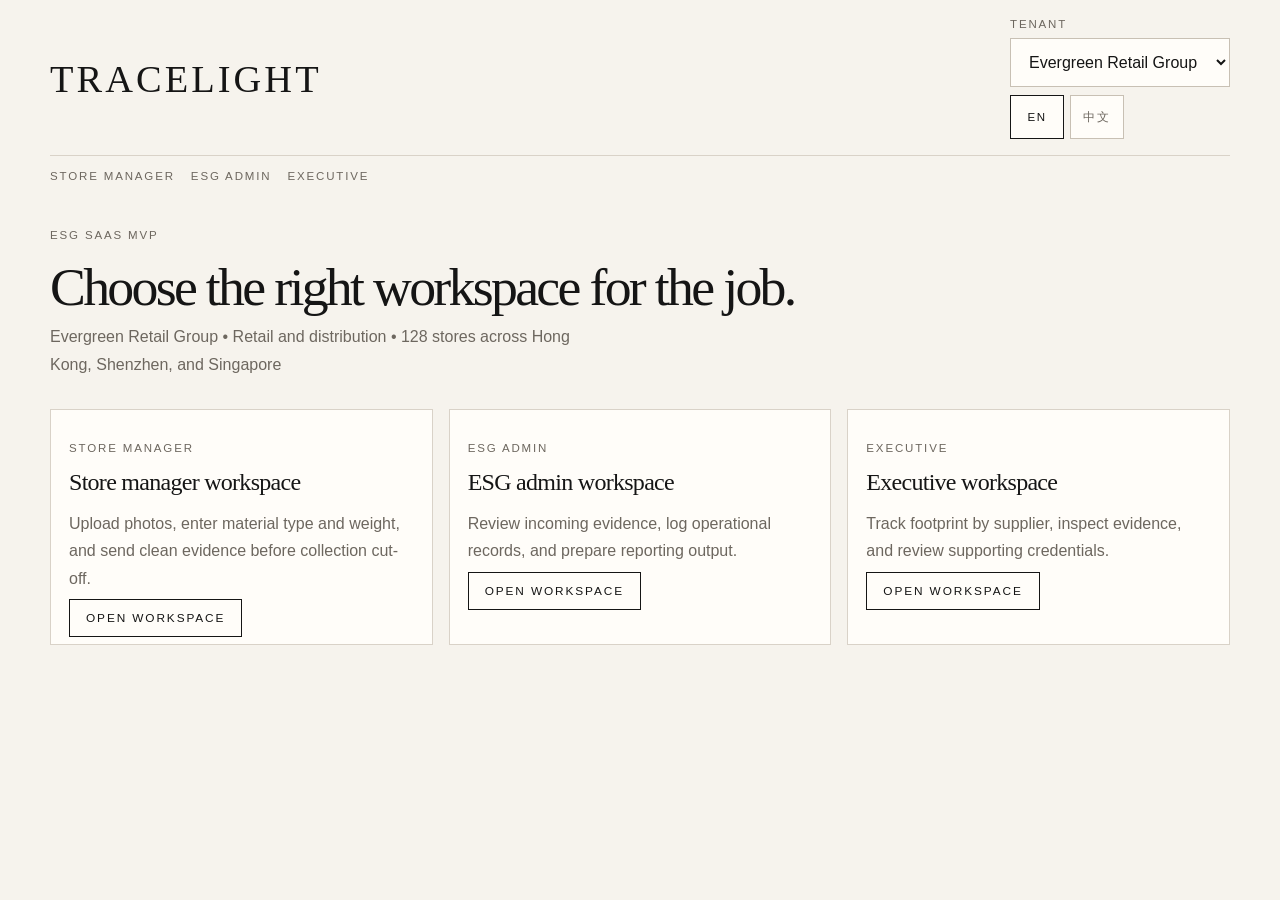
<file: app/index.html>
<!DOCTYPE html>
<html lang="en">
  <head>
    <meta charset="UTF-8" />
    <meta name="viewport" content="width=device-width, initial-scale=1.0" />
    <title>TraceLight ESG Cloud</title>
    <link rel="stylesheet" href="styles.css" />
  </head>
  <body data-page="home" data-route-prefix=".">
    <div class="app-shell">
      <header class="app-header">
        <a id="brand-link" class="brand" href="./">TraceLight</a>
        <div class="header-controls">
          <label class="field-label" for="tenant-select" data-i18n="common.tenant">Tenant</label>
          <select id="tenant-select" class="tenant-select"></select>
          <div class="language-switcher" id="language-switcher"></div>
        </div>
      </header>

      <nav class="role-nav" id="role-nav"></nav>

      <main class="page-stack">
        <section class="page-intro">
          <p class="eyebrow" data-i18n="home.eyebrow">ESG SaaS MVP</p>
          <h1 data-i18n="home.title">Choose the right workspace for the job.</h1>
          <p class="lede" id="tenant-note"></p>
        </section>

        <section class="role-card-grid" id="role-card-grid"></section>
      </main>
    </div>

    <script src="app.js"></script>
  </body>
</html>
</file>
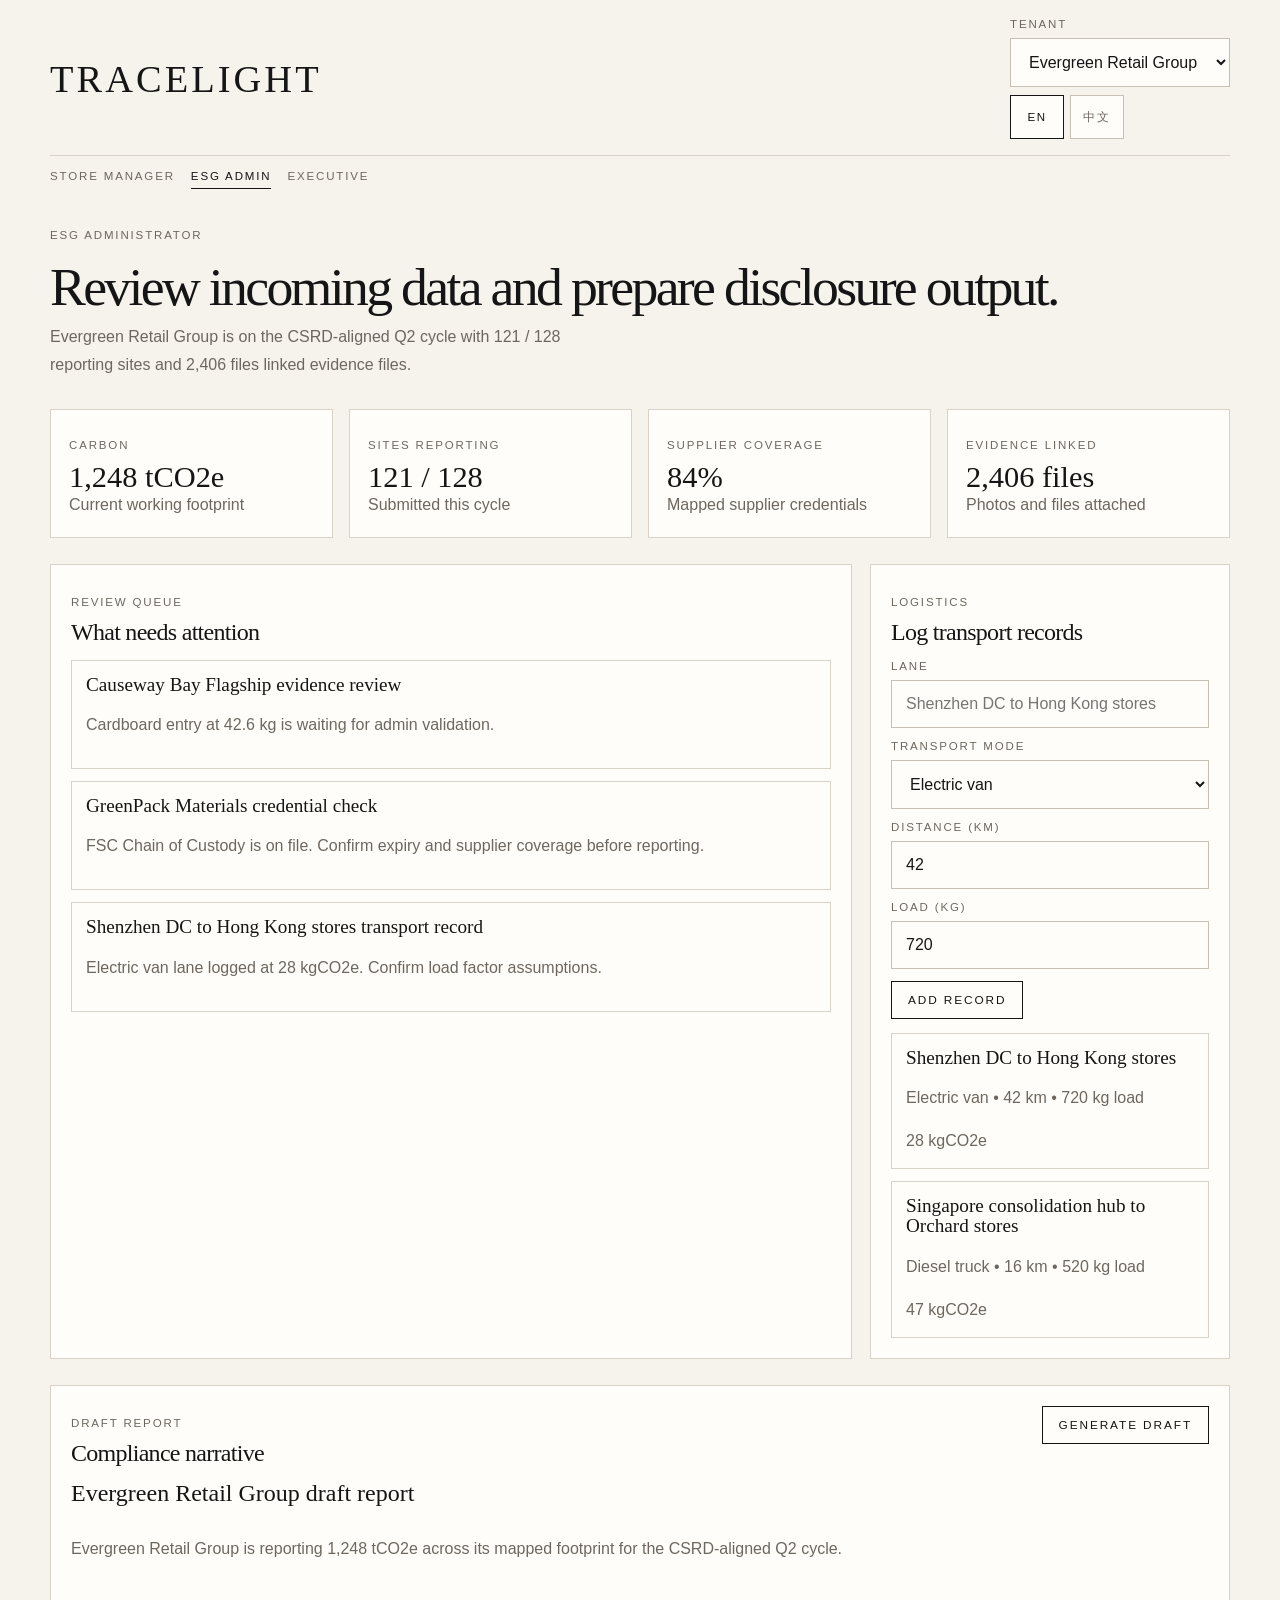
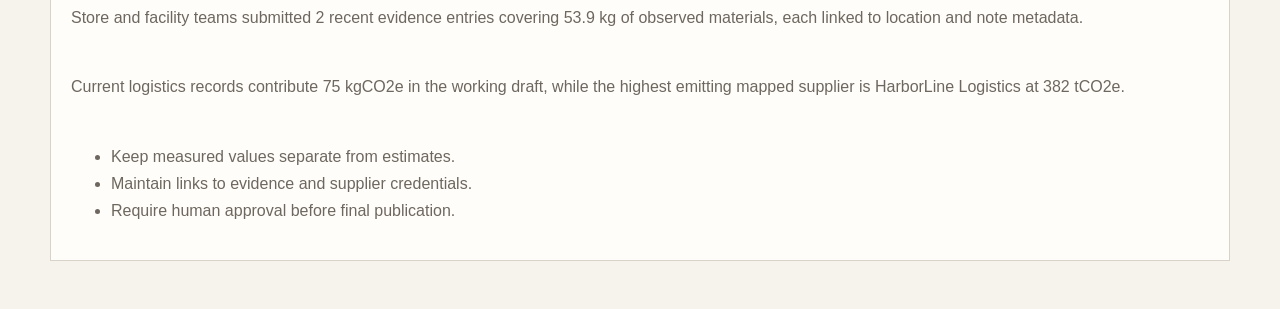
<file: app/admin/index.html>
<!DOCTYPE html>
<html lang="en">
  <head>
    <meta charset="UTF-8" />
    <meta name="viewport" content="width=device-width, initial-scale=1.0" />
    <title>TraceLight ESG Admin Workspace</title>
    <link rel="stylesheet" href="../styles.css" />
  </head>
  <body data-page="admin" data-route-prefix="..">
    <div class="app-shell">
      <header class="app-header">
        <a id="brand-link" class="brand" href="../">TraceLight</a>
        <div class="header-controls">
          <label class="field-label" for="tenant-select" data-i18n="common.tenant">Tenant</label>
          <select id="tenant-select" class="tenant-select"></select>
          <div class="language-switcher" id="language-switcher"></div>
        </div>
      </header>

      <nav class="role-nav" id="role-nav"></nav>

      <main class="page-stack">
        <section class="page-intro">
          <p class="eyebrow" data-i18n="admin.intro.eyebrow">ESG administrator</p>
          <h1 data-i18n="admin.intro.title">Review incoming data and prepare disclosure output.</h1>
          <p class="lede" id="tenant-note"></p>
        </section>

        <section class="kpi-grid" id="metric-grid"></section>

        <section class="admin-layout">
          <article class="panel">
            <div class="panel-head">
              <div>
                <p class="eyebrow" data-i18n="admin.review.eyebrow">Review queue</p>
                <h2 data-i18n="admin.review.title">What needs attention</h2>
              </div>
            </div>
            <div id="review-list" class="simple-list"></div>
          </article>

          <article class="panel">
            <div class="panel-head">
              <div>
                <p class="eyebrow" data-i18n="admin.logistics.eyebrow">Logistics</p>
                <h2 data-i18n="admin.logistics.title">Log transport records</h2>
              </div>
            </div>

            <form id="logistics-form" class="logistics-form">
              <label>
                <span data-i18n="admin.logistics.lane">Lane</span>
                <input
                  name="lane"
                  type="text"
                  placeholder="Shenzhen DC to Hong Kong stores"
                  data-i18n-placeholder="admin.logistics.lane_placeholder"
                  required
                />
              </label>

              <label>
                <span data-i18n="admin.logistics.mode">Transport mode</span>
                <select name="mode"></select>
              </label>

              <label>
                <span data-i18n="admin.logistics.distance">Distance (km)</span>
                <input name="distanceKm" type="number" min="0" value="42" required />
              </label>

              <label>
                <span data-i18n="admin.logistics.load">Load (kg)</span>
                <input name="loadKg" type="number" min="0" value="720" required />
              </label>

              <button type="submit" class="secondary-button" data-i18n="admin.logistics.add_record">Add record</button>
            </form>

            <div id="logistics-list" class="simple-list table-list"></div>
          </article>
        </section>

        <section class="panel">
          <div class="panel-head">
            <div>
              <p class="eyebrow" data-i18n="admin.report.eyebrow">Draft report</p>
              <h2 data-i18n="admin.report.title">Compliance narrative</h2>
            </div>
            <button id="generate-report" class="primary-button" data-i18n="admin.report.generate">Generate draft</button>
          </div>
          <div id="report-output" class="report-output"></div>
        </section>
      </main>
    </div>

    <script src="../app.js"></script>
  </body>
</html>
</file>
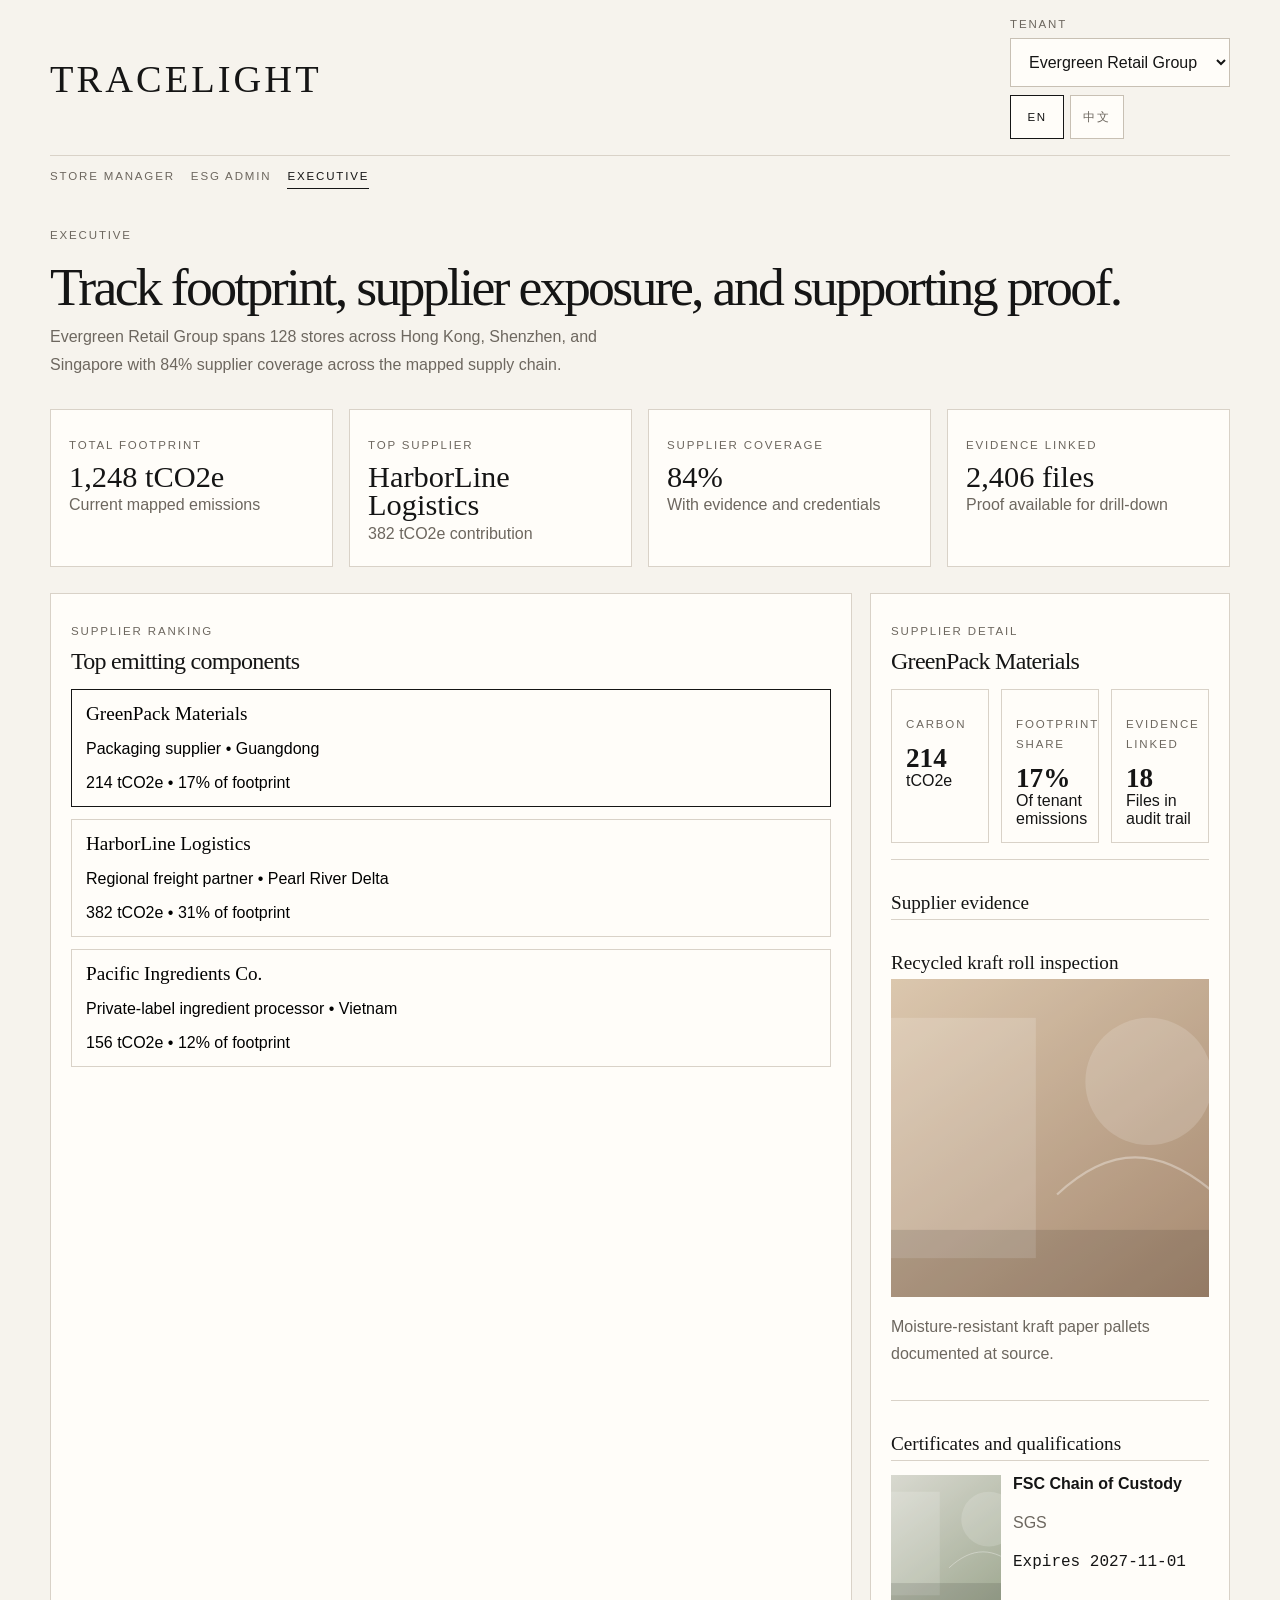
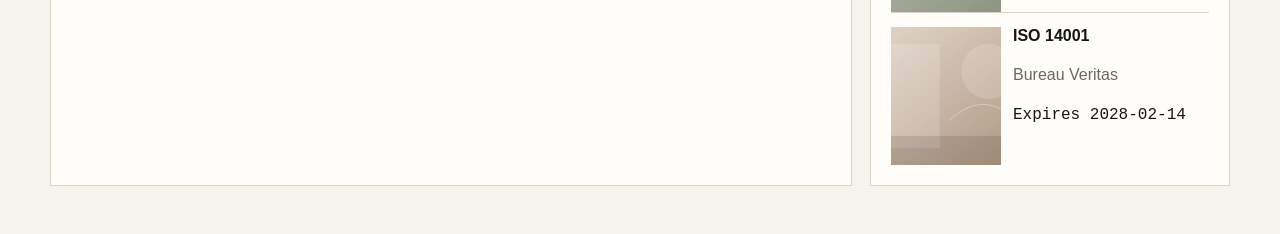
<file: app/executive/index.html>
<!DOCTYPE html>
<html lang="en">
  <head>
    <meta charset="UTF-8" />
    <meta name="viewport" content="width=device-width, initial-scale=1.0" />
    <title>TraceLight Executive Workspace</title>
    <link rel="stylesheet" href="../styles.css" />
  </head>
  <body data-page="executive" data-route-prefix="..">
    <div class="app-shell">
      <header class="app-header">
        <a id="brand-link" class="brand" href="../">TraceLight</a>
        <div class="header-controls">
          <label class="field-label" for="tenant-select" data-i18n="common.tenant">Tenant</label>
          <select id="tenant-select" class="tenant-select"></select>
          <div class="language-switcher" id="language-switcher"></div>
        </div>
      </header>

      <nav class="role-nav" id="role-nav"></nav>

      <main class="page-stack">
        <section class="page-intro">
          <p class="eyebrow" data-i18n="executive.intro.eyebrow">Executive</p>
          <h1 data-i18n="executive.intro.title">Track footprint, supplier exposure, and supporting proof.</h1>
          <p class="lede" id="tenant-note"></p>
        </section>

        <section class="kpi-grid" id="executive-kpis"></section>

        <section class="executive-layout">
          <article class="panel">
            <div class="panel-head">
              <div>
                <p class="eyebrow" data-i18n="executive.ranking.eyebrow">Supplier ranking</p>
                <h2 data-i18n="executive.ranking.title">Top emitting components</h2>
              </div>
            </div>
            <div id="supplier-list" class="simple-list"></div>
          </article>

          <article class="panel">
            <div class="panel-head">
              <div>
                <p class="eyebrow" data-i18n="executive.detail.eyebrow">Supplier detail</p>
                <h2 id="detail-title">Choose a supplier</h2>
              </div>
            </div>
            <div id="detail-panel" class="detail-stack"></div>
          </article>
        </section>
      </main>
    </div>

    <script src="../app.js"></script>
  </body>
</html>
</file>
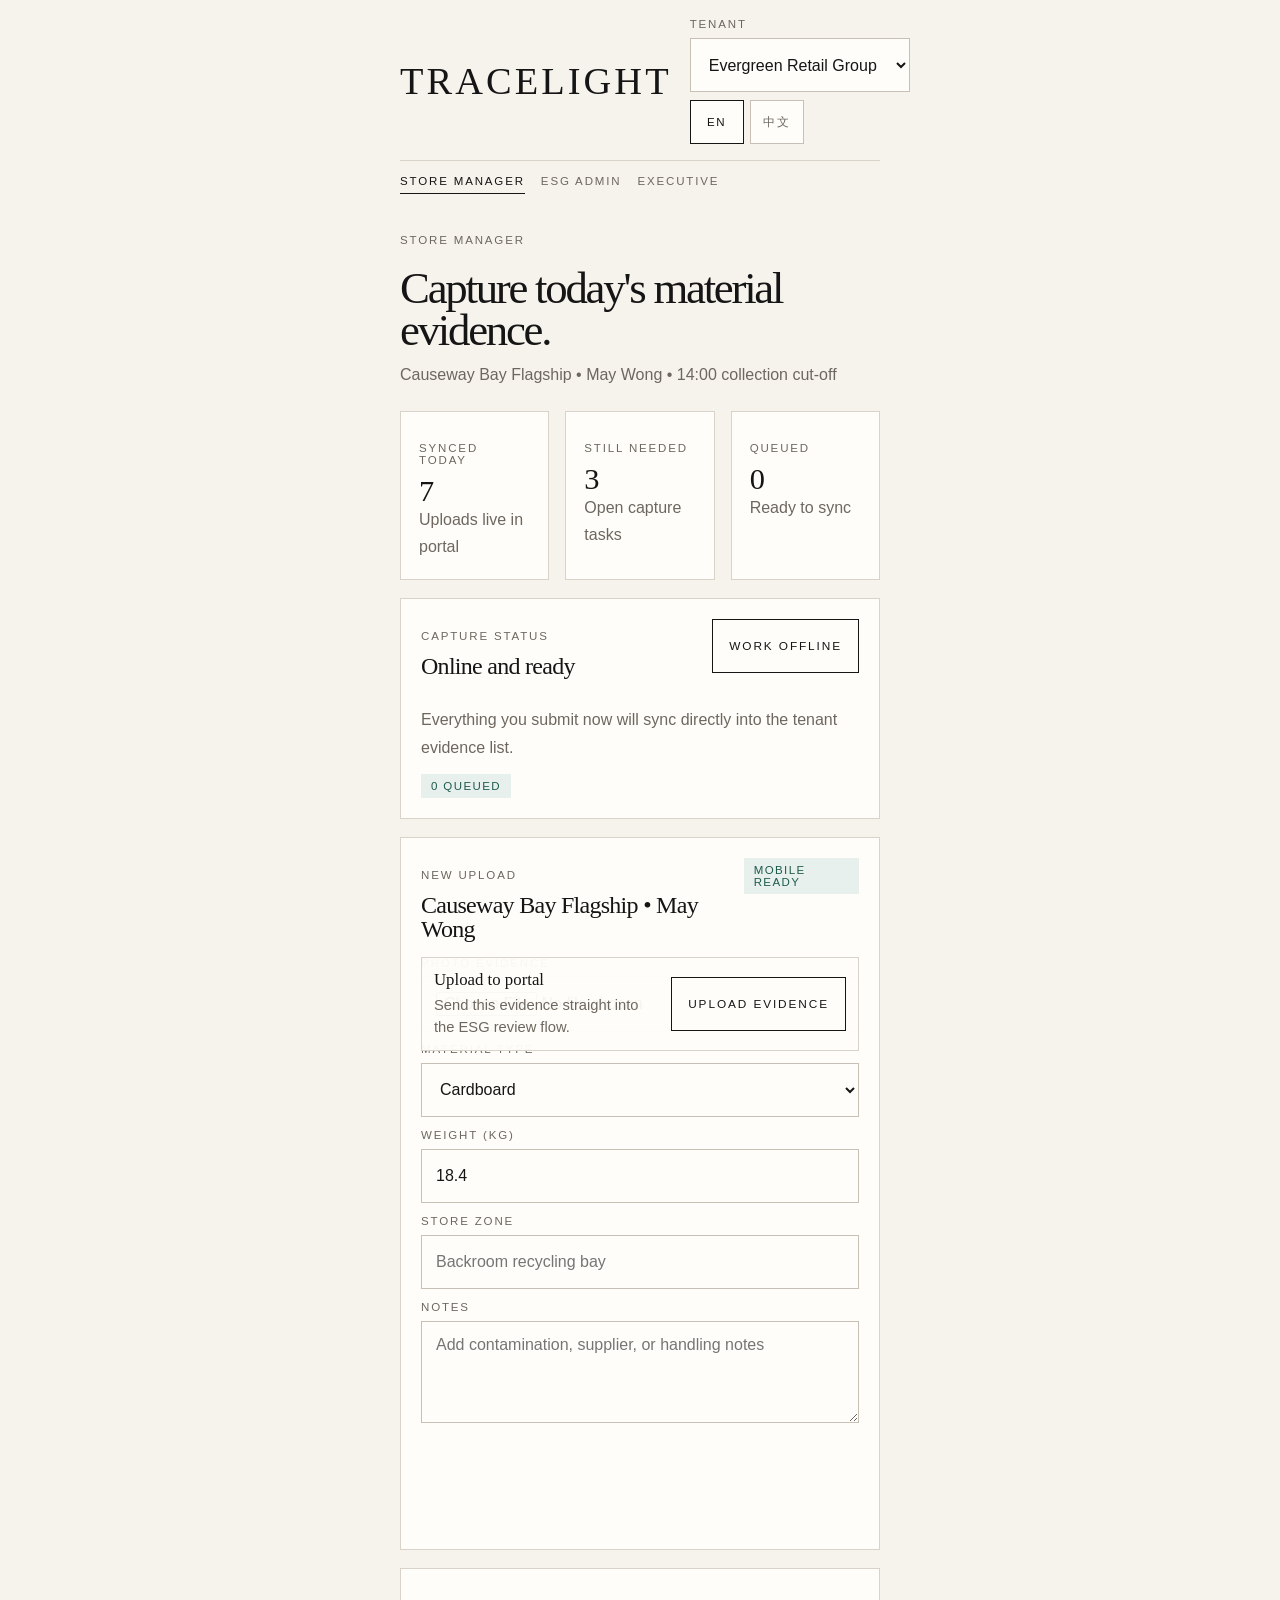
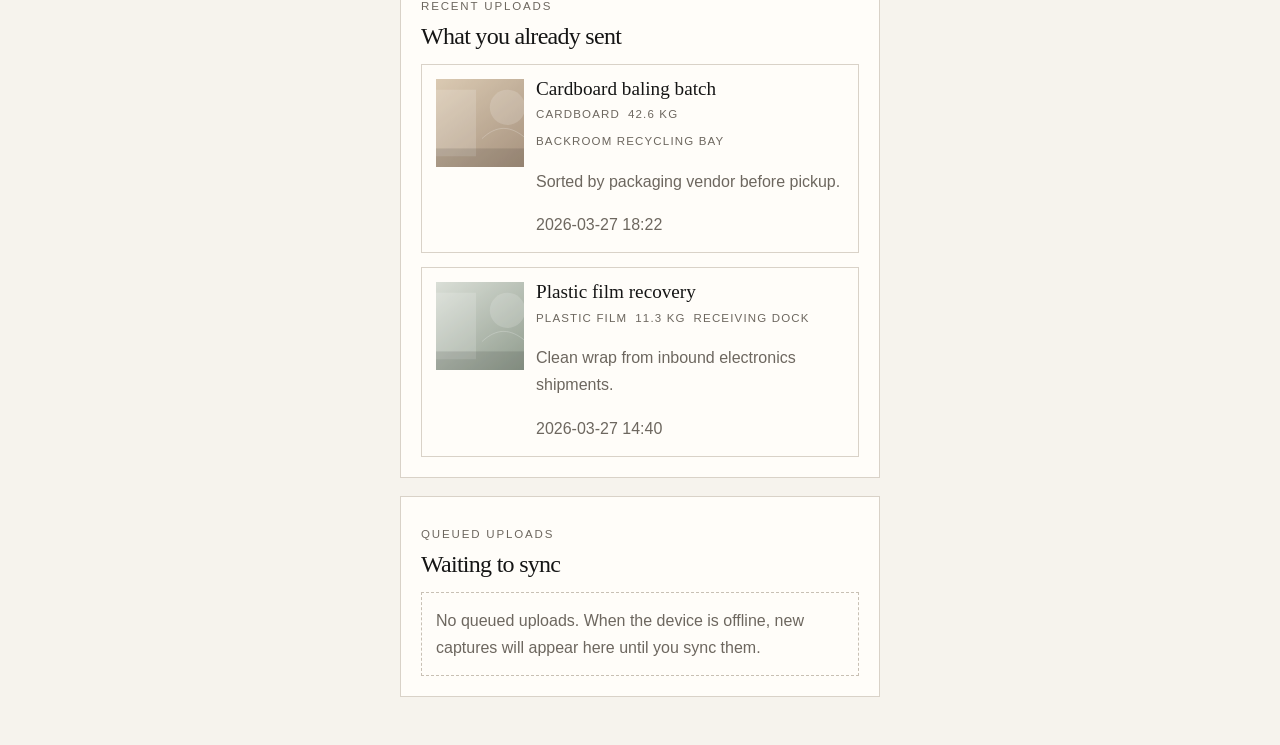
<file: app/store/index.html>
<!DOCTYPE html>
<html lang="en">
  <head>
    <meta charset="UTF-8" />
    <meta name="viewport" content="width=device-width, initial-scale=1.0" />
    <title>TraceLight Store Workspace</title>
    <link rel="stylesheet" href="../styles.css" />
  </head>
  <body data-page="store" data-route-prefix="..">
    <div class="app-shell app-shell-store">
      <header class="app-header">
        <a id="brand-link" class="brand" href="../">TraceLight</a>
        <div class="header-controls">
          <label class="field-label" for="tenant-select" data-i18n="common.tenant">Tenant</label>
          <select id="tenant-select" class="tenant-select"></select>
          <div class="language-switcher" id="language-switcher"></div>
        </div>
      </header>

      <nav class="role-nav" id="role-nav"></nav>

      <main class="page-stack page-stack-store">
        <section class="page-intro page-intro-store">
          <p class="eyebrow" data-i18n="store.intro.eyebrow">Store manager</p>
          <h1 data-i18n="store.intro.title">Capture today&apos;s material evidence.</h1>
          <p class="lede" id="tenant-note"></p>
        </section>

        <section class="store-quick-grid" id="store-quick-grid"></section>

        <section class="panel store-status-panel">
            <div class="panel-head">
              <div>
                <p class="eyebrow" data-i18n="store.status.eyebrow">Capture status</p>
                <h2 id="connection-state">Online and ready</h2>
              </div>
              <button id="connection-toggle" class="secondary-button" type="button">Work offline</button>
          </div>
          <p class="lede store-status-copy" id="connection-copy"></p>
          <div class="queue-actions">
            <span class="inline-pill" id="queue-pill">0 queued</span>
            <button id="sync-queue-button" class="secondary-button" type="button">Sync queued uploads</button>
          </div>
        </section>

        <section class="store-mobile-layout">
          <article class="panel panel-form">
            <div class="panel-head">
              <div>
                <p class="eyebrow" data-i18n="store.new.eyebrow">New upload</p>
                <h2 id="store-name">Store capture</h2>
              </div>
              <span class="inline-pill" data-i18n="store.form.mobile_ready">Mobile ready</span>
            </div>

            <form id="store-form" class="capture-form">
              <label>
                <span data-i18n="store.form.photo">Photo evidence</span>
                <input
                  id="photo-input"
                  name="photo"
                  type="file"
                  accept="image/*"
                  capture="environment"
                />
              </label>

              <label>
                <span data-i18n="store.form.material">Material type</span>
                <select name="materialType" required></select>
              </label>

              <label>
                <span data-i18n="store.form.weight">Weight (kg)</span>
                <input
                  name="weightKg"
                  type="number"
                  min="0"
                  step="0.1"
                  value="18.4"
                  required
                />
              </label>

              <label>
                <span data-i18n="store.form.zone">Store zone</span>
                <input
                  name="zone"
                  type="text"
                  placeholder="Backroom recycling bay"
                  data-i18n-placeholder="store.form.zone_placeholder"
                  required
                />
              </label>

              <label>
                <span data-i18n="store.form.notes">Notes</span>
                <textarea
                  name="notes"
                  rows="4"
                  placeholder="Add contamination, supplier, or handling notes"
                  data-i18n-placeholder="store.form.notes_placeholder"
                ></textarea>
              </label>

              <div class="sticky-submit-bar">
                <div class="sticky-copy">
                  <strong id="submit-state-label">Ready to upload</strong>
                  <span id="submit-state-copy">Online sync available now.</span>
                </div>
                <button id="store-submit-button" type="submit" class="primary-button">Upload evidence</button>
              </div>
            </form>
          </article>

          <article class="panel">
            <div class="panel-head">
              <div>
                <p class="eyebrow" data-i18n="store.recent.eyebrow">Recent uploads</p>
                <h2 data-i18n="store.recent.title">What you already sent</h2>
              </div>
            </div>
            <div id="evidence-list" class="simple-list media-list"></div>
          </article>

          <article class="panel">
            <div class="panel-head">
              <div>
                <p class="eyebrow" data-i18n="store.queue.eyebrow">Queued uploads</p>
                <h2 data-i18n="store.queue.title">Waiting to sync</h2>
              </div>
            </div>
            <div id="queue-list" class="simple-list"></div>
          </article>
        </section>
      </main>
    </div>

    <script src="../app.js"></script>
  </body>
</html>
</file>
<file: app/styles.css>
:root {
  --bg: #f6f3ed;
  --surface: #fffdf9;
  --surface-soft: #f1ece4;
  --ink: #151515;
  --muted: #6d675f;
  --line: #d9d2c8;
  --line-strong: #c8c0b4;
  --accent: #1f5b4b;
  --accent-soft: #e7f0ec;
  --font-sans: "Helvetica Neue", "Arial Nova", "Segoe UI", sans-serif;
  --font-serif: "Didot", "Bodoni 72", "Times New Roman", serif;
  --font-cjk-sans: "PingFang TC", "Noto Sans TC", "Microsoft JhengHei", sans-serif;
  --font-cjk-serif: "Songti TC", "Noto Serif TC", "PMingLiU", serif;
}

* {
  box-sizing: border-box;
}

html {
  min-height: 100%;
  background: var(--bg);
}

html[lang^="zh"] {
  --font-sans: var(--font-cjk-sans);
  --font-serif: var(--font-cjk-serif);
}

body {
  margin: 0;
  color: var(--ink);
  background: var(--bg);
  font-family: var(--font-sans);
}

img {
  display: block;
  max-width: 100%;
}

a {
  color: inherit;
  text-decoration: none;
}

button,
input,
select,
textarea {
  font: inherit;
}

.app-shell {
  width: min(1180px, calc(100vw - 28px));
  margin: 0 auto;
  padding: 18px 0 48px;
}

.app-shell-store {
  width: min(480px, calc(100vw - 20px));
}

.app-header {
  display: flex;
  justify-content: space-between;
  align-items: center;
  gap: 18px;
  padding-bottom: 16px;
  border-bottom: 1px solid var(--line);
}

.brand {
  font-family: var(--font-serif);
  font-size: clamp(1.8rem, 3vw, 2.8rem);
  letter-spacing: 0.08em;
  text-transform: uppercase;
}

.header-controls {
  display: grid;
  gap: 8px;
  min-width: 220px;
}

.language-switcher {
  display: inline-flex;
  gap: 6px;
}

.language-button {
  min-width: 54px;
  min-height: 44px;
  border: 1px solid var(--line-strong);
  background: var(--surface);
  padding: 9px 12px;
  color: var(--muted);
  font-size: 0.72rem;
  letter-spacing: 0.14em;
  text-transform: uppercase;
  cursor: pointer;
}

.language-button.is-active {
  border-color: var(--ink);
  color: var(--ink);
}

.field-label,
.eyebrow,
.panel label span,
.role-link {
  font-size: 0.72rem;
  letter-spacing: 0.16em;
  text-transform: uppercase;
}

.field-label,
.eyebrow,
.panel label span {
  color: var(--muted);
}

html[lang^="zh"] .field-label,
html[lang^="zh"] .eyebrow,
html[lang^="zh"] .panel label span,
html[lang^="zh"] .role-link,
html[lang^="zh"] .primary-button,
html[lang^="zh"] .secondary-button,
html[lang^="zh"] .language-button,
html[lang^="zh"] .inline-pill,
html[lang^="zh"] .meta-row {
  letter-spacing: 0.08em;
  text-transform: none;
}

.tenant-select,
.capture-form input,
.capture-form select,
.capture-form textarea,
.logistics-form input,
.logistics-form select {
  width: 100%;
  border: 1px solid var(--line-strong);
  background: var(--surface);
  padding: 14px 14px;
  color: var(--ink);
}

.role-nav {
  display: flex;
  gap: 16px;
  flex-wrap: wrap;
  padding: 14px 0 20px;
}

.role-link {
  padding-bottom: 6px;
  border-bottom: 1px solid transparent;
  color: var(--muted);
}

.role-link.is-active {
  color: var(--ink);
  border-bottom-color: var(--ink);
}

.page-stack {
  display: grid;
  gap: 26px;
}

.page-stack-store {
  gap: 18px;
}

.page-intro {
  display: grid;
  gap: 10px;
  padding: 8px 0 4px;
}

.page-intro h1 {
  margin: 0;
  font-family: var(--font-serif);
  font-size: clamp(2.4rem, 4.2vw, 4.4rem);
  line-height: 0.94;
  font-weight: 400;
  letter-spacing: -0.05em;
}

.page-intro-store h1 {
  font-size: clamp(2rem, 6vw, 2.8rem);
}

.lede {
  max-width: 62ch;
  margin: 0;
  color: var(--muted);
  line-height: 1.75;
}

.role-card-grid,
.kpi-grid,
.store-quick-grid {
  display: grid;
  gap: 16px;
}

.role-card-grid {
  grid-template-columns: repeat(3, minmax(0, 1fr));
}

.kpi-grid {
  grid-template-columns: repeat(4, minmax(0, 1fr));
}

.store-quick-grid {
  grid-template-columns: repeat(3, minmax(0, 1fr));
}

.role-card,
.kpi-card,
.quick-card,
.panel,
.simple-item,
.supplier-button {
  border: 1px solid var(--line);
  background: var(--surface);
}

.role-card,
.kpi-card,
.quick-card {
  padding: 18px;
}

.role-card h2,
.kpi-card strong,
.quick-card strong,
.panel h2,
.simple-item strong,
.supplier-button strong,
.detail-block h3 {
  font-family: var(--font-serif);
  font-weight: 400;
}

.role-card h2,
.panel h2 {
  margin: 4px 0 0;
  font-size: 1.5rem;
  line-height: 1;
  letter-spacing: -0.03em;
}

.role-card p,
.kpi-card span,
.quick-card span,
.simple-item p,
.simple-item span,
.report-output p,
.report-output li,
.detail-block p,
.detail-block li {
  color: var(--muted);
  line-height: 1.7;
}

.role-card .primary-button {
  margin-top: 12px;
}

.kpi-card strong,
.quick-card strong {
  display: block;
  margin-top: 10px;
  font-size: 1.9rem;
  line-height: 0.95;
}

.panel {
  padding: 20px;
}

.panel-form {
  position: sticky;
  top: 12px;
}

.store-status-panel {
  display: grid;
  gap: 12px;
}

.panel-head {
  display: flex;
  justify-content: space-between;
  align-items: start;
  gap: 12px;
  margin-bottom: 16px;
}

.inline-pill {
  display: inline-flex;
  align-items: center;
  padding: 6px 10px;
  background: var(--accent-soft);
  color: var(--accent);
  font-size: 0.72rem;
  letter-spacing: 0.12em;
  text-transform: uppercase;
}

.store-mobile-layout,
.admin-layout,
.executive-layout {
  display: grid;
  gap: 18px;
}

.store-mobile-layout {
  grid-template-columns: 1fr;
}

.admin-layout,
.executive-layout {
  grid-template-columns: minmax(0, 1fr) minmax(300px, 360px);
}

.capture-form,
.logistics-form {
  display: grid;
  gap: 12px;
}

.capture-form label,
.logistics-form label {
  display: grid;
  gap: 8px;
}

.app-shell-store .capture-form input,
.app-shell-store .capture-form select,
.app-shell-store .capture-form textarea,
.app-shell-store .tenant-select,
.app-shell-store .secondary-button,
.app-shell-store .primary-button {
  min-height: 54px;
}

.capture-form textarea {
  resize: vertical;
}

.primary-button,
.secondary-button {
  width: fit-content;
  border: 1px solid var(--ink);
  background: transparent;
  padding: 11px 16px;
  color: var(--ink);
  font-size: 0.74rem;
  letter-spacing: 0.16em;
  text-transform: uppercase;
  cursor: pointer;
}

.primary-button:hover,
.secondary-button:hover {
  background: var(--ink);
  color: var(--surface);
}

.queue-actions {
  display: flex;
  gap: 10px;
  flex-wrap: wrap;
  align-items: center;
}

.store-status-copy {
  max-width: none;
}

.sticky-submit-bar {
  position: sticky;
  bottom: 10px;
  display: grid;
  grid-template-columns: minmax(0, 1fr) auto;
  gap: 12px;
  align-items: center;
  padding: 12px;
  border: 1px solid var(--line);
  background: rgba(255, 253, 249, 0.96);
}

.sticky-copy {
  display: grid;
  gap: 4px;
}

.sticky-copy strong {
  font-family: var(--font-serif);
  font-size: 1.05rem;
  font-weight: 400;
}

.sticky-copy span {
  color: var(--muted);
  font-size: 0.92rem;
  line-height: 1.5;
}

.simple-list {
  display: grid;
  gap: 12px;
}

.media-list {
  gap: 14px;
}

.simple-item,
.supplier-button {
  padding: 14px;
}

.simple-item strong,
.supplier-button strong,
.detail-block h3 {
  display: block;
  margin-bottom: 6px;
  font-size: 1.2rem;
  line-height: 1.05;
}

.media-item {
  display: grid;
  grid-template-columns: 88px minmax(0, 1fr);
  gap: 12px;
  align-items: start;
}

.media-thumb,
.certificate-thumb {
  background: var(--surface-soft);
  overflow: hidden;
}

.media-thumb {
  aspect-ratio: 1 / 1;
}

.certificate-thumb {
  aspect-ratio: 4 / 5;
}

.media-thumb img,
.certificate-thumb img {
  width: 100%;
  height: 100%;
  object-fit: cover;
}

.meta-row {
  display: flex;
  gap: 8px;
  flex-wrap: wrap;
  color: var(--muted);
  font-size: 0.72rem;
  letter-spacing: 0.1em;
  text-transform: uppercase;
}

.table-list {
  margin-top: 14px;
}

.supplier-button {
  text-align: left;
  cursor: pointer;
}

.supplier-button.is-active {
  border-color: var(--ink);
}

.detail-stack {
  display: grid;
  gap: 16px;
}

.detail-grid {
  display: grid;
  grid-template-columns: repeat(3, minmax(0, 1fr));
  gap: 12px;
}

.detail-block,
.certificate-row {
  border-top: 1px solid var(--line);
  padding-top: 14px;
}

.detail-block:first-child {
  border-top: 0;
  padding-top: 0;
}

.detail-grid .detail-block {
  border: 1px solid var(--line);
  padding: 14px;
}

.detail-grid .detail-block strong {
  display: block;
  margin-top: 10px;
  font-family: var(--font-serif);
  font-size: 1.7rem;
  line-height: 0.95;
}

.certificate-row {
  display: grid;
  grid-template-columns: 110px minmax(0, 1fr);
  gap: 12px;
  align-items: start;
}

.certificate-row:first-child {
  border-top: 0;
  padding-top: 0;
}

.report-output {
  display: grid;
  gap: 10px;
}

.report-output h3 {
  margin: 0 0 4px;
  font-family: var(--font-serif);
  font-size: 1.5rem;
  font-weight: 400;
  line-height: 1;
}

.empty-state {
  padding: 14px;
  border: 1px dashed var(--line-strong);
  color: var(--muted);
  line-height: 1.7;
}

.mono {
  font-family: "SFMono-Regular", "Menlo", monospace;
}

@media (max-width: 920px) {
  .role-card-grid,
  .kpi-grid,
  .store-quick-grid,
  .admin-layout,
  .executive-layout,
  .detail-grid {
    grid-template-columns: 1fr;
  }

  .panel-form {
    position: static;
  }
}

@media (max-width: 640px) {
  .app-shell {
    width: min(100vw - 16px, 100%);
    padding: 12px 0 28px;
  }

  .app-header {
    align-items: start;
    flex-direction: column;
  }

  .header-controls {
    width: 100%;
  }

  .language-switcher {
    width: 100%;
  }

  .language-button {
    flex: 1 1 0;
  }

  .page-intro h1 {
    font-size: 2.25rem;
  }

  .media-item,
  .certificate-row {
    grid-template-columns: 1fr;
  }

  .panel,
  .role-card,
  .kpi-card,
  .quick-card,
  .simple-item,
  .supplier-button {
    padding: 14px;
  }

  .sticky-submit-bar {
    grid-template-columns: 1fr;
    bottom: 6px;
  }

  .sticky-submit-bar .primary-button {
    width: 100%;
  }

  .queue-actions {
    display: grid;
  }
}
</file>
